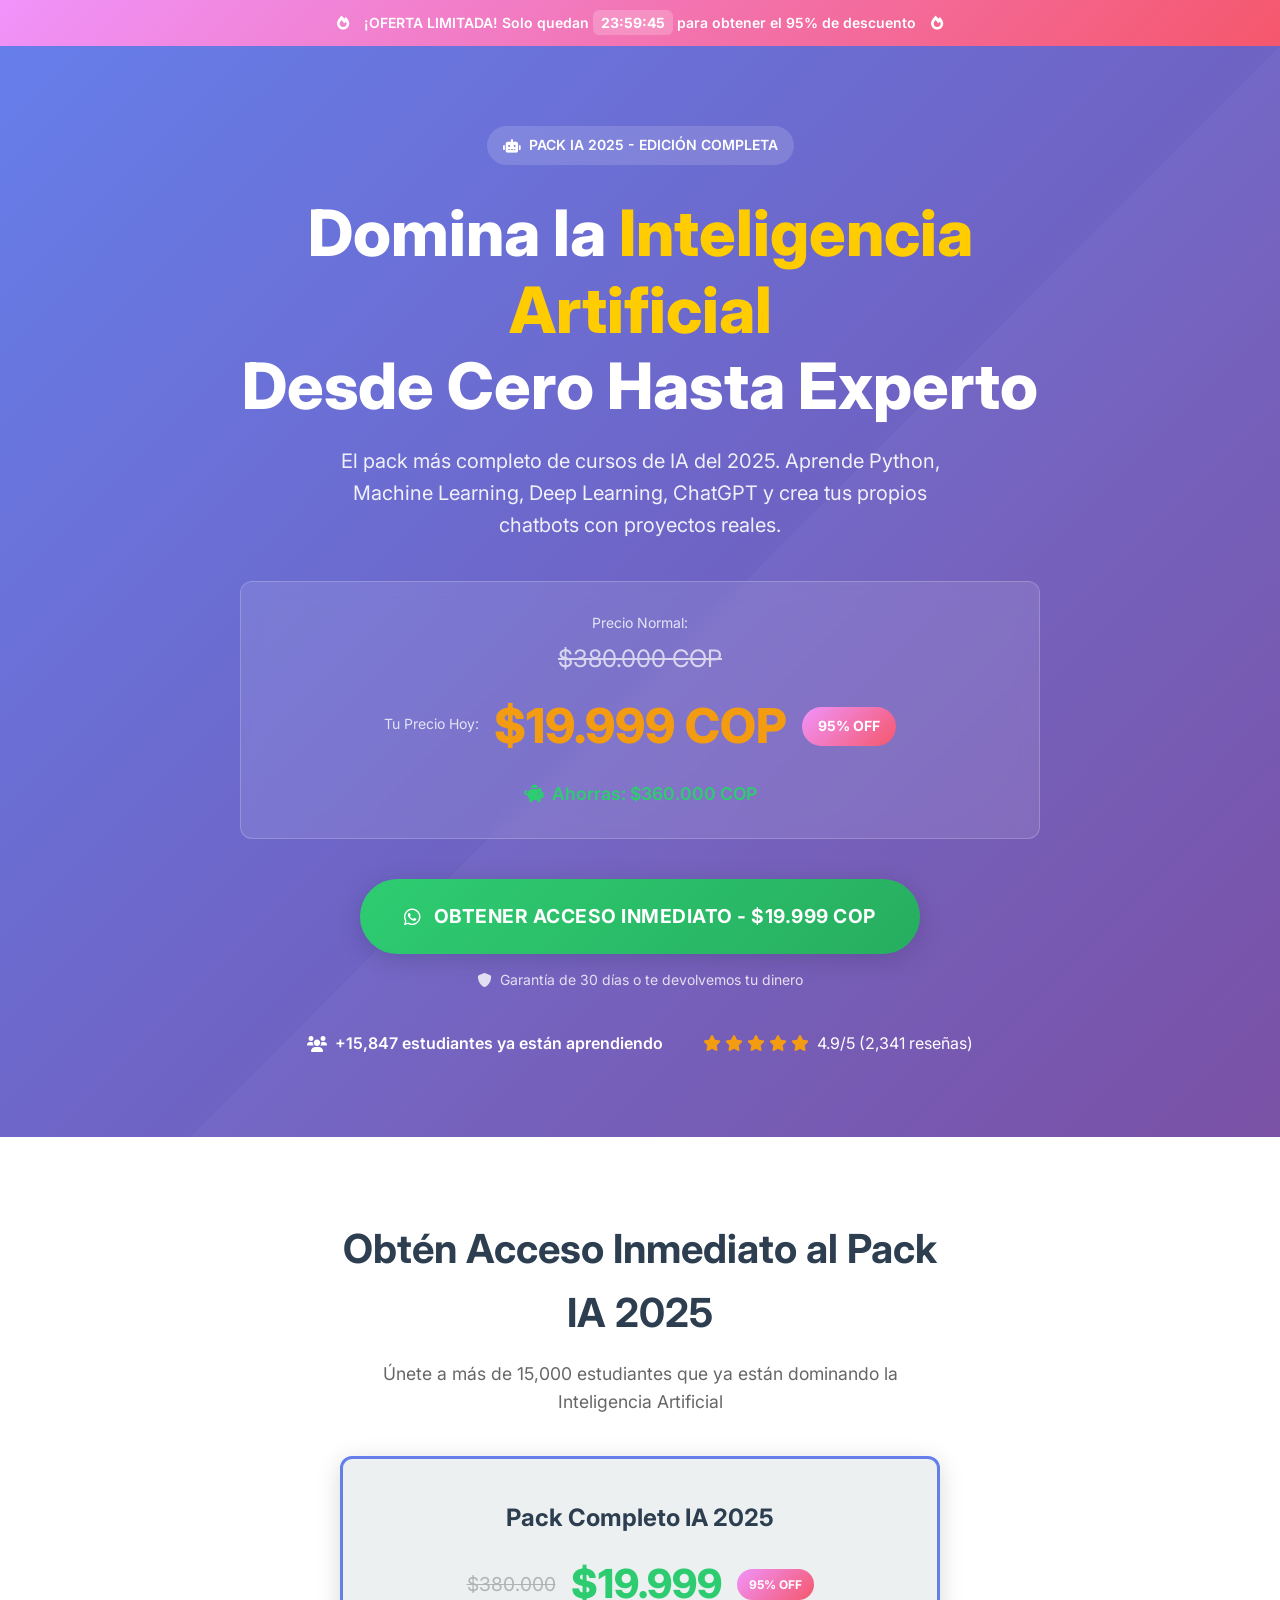
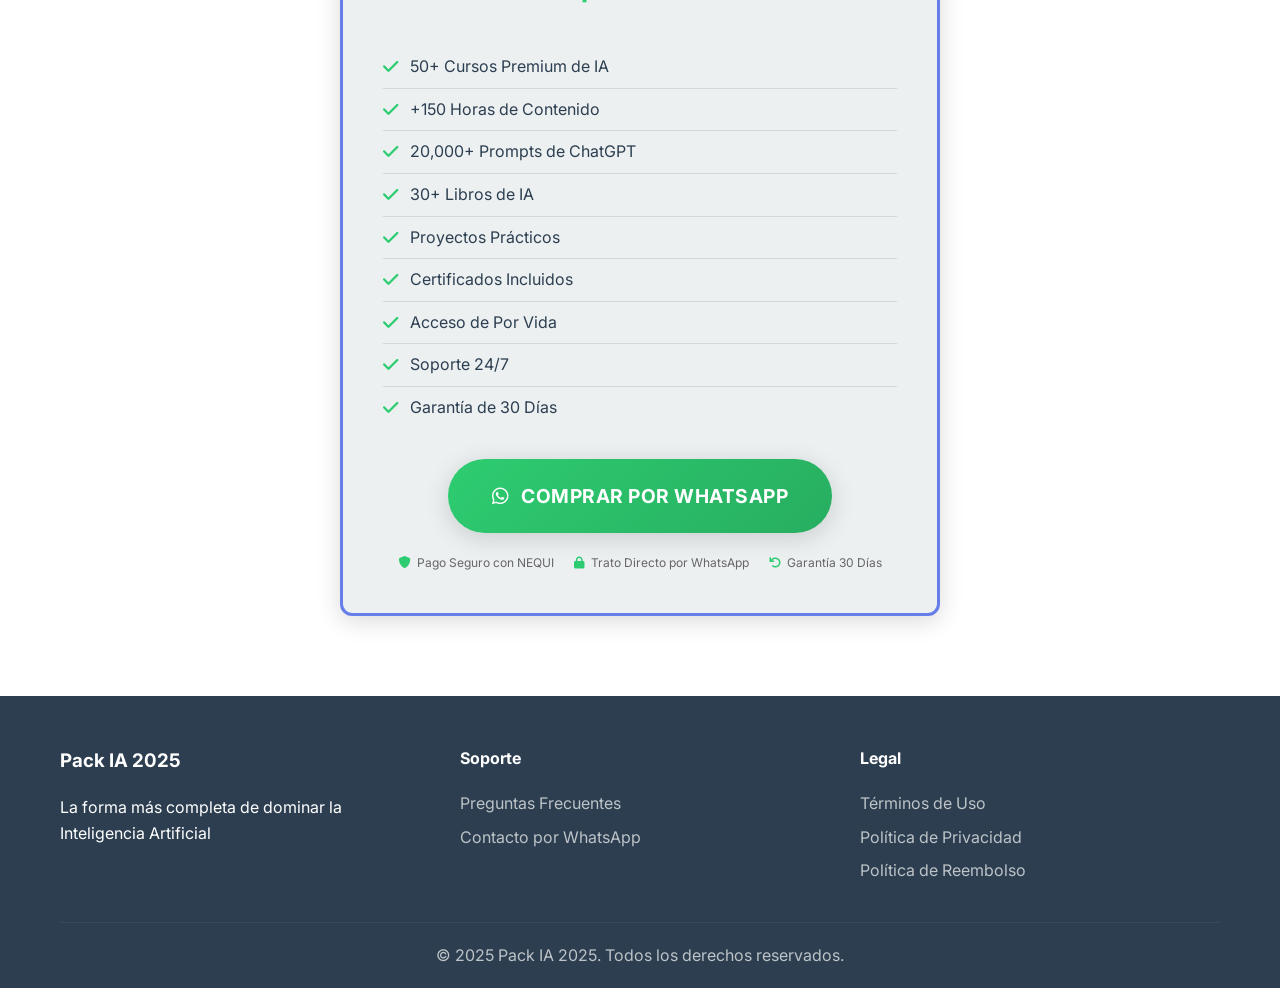
<file: index.html>
<!DOCTYPE html>
<html lang="es">
<head>
    <meta charset="UTF-8">
    <meta name="viewport" content="width=device-width, initial-scale=1.0">
    <title>Pack IA 2025 - Domina la Inteligencia Artificial | 95% OFF</title>
    <meta name="description" content="Aprende Inteligencia Artificial desde cero hasta experto. +50 cursos premium, ChatGPT, Machine Learning, Python y más. Solo $19.999 COP por tiempo limitado.">
    <link rel="stylesheet" href="https://cdnjs.cloudflare.com/ajax/libs/font-awesome/6.0.0/css/all.min.css">
    <link href="https://fonts.googleapis.com/css2?family=Inter:wght@300;400;500;600;700;800&display=swap" rel="stylesheet">
    <link rel="stylesheet" href="style.css">
</head>
<body>
    <!-- Header con Urgencia -->
    <header class="urgent-header">
        <div class="container">
            <div class="urgent-banner">
                <i class="fas fa-fire"></i>
                <span>¡OFERTA LIMITADA! Solo quedan <span id="countdown">23:59:45</span> para obtener el 95% de descuento</span>
                <i class="fas fa-fire"></i>
            </div>
        </div>
    </header>

    <!-- Hero Section -->
    <section class="hero">
        <div class="container">
            <div class="hero-content">
                <div class="hero-badge">
                    <i class="fas fa-robot"></i>
                    <span>PACK IA 2025 - EDICIÓN COMPLETA</span>
                </div>
                
                <h1 class="hero-title">
                    Domina la <span class="gradient-text">Inteligencia Artificial</span><br>
                    Desde Cero Hasta Experto
                </h1>
                
                <p class="hero-subtitle">
                    El pack más completo de cursos de IA del 2025. Aprende Python, Machine Learning, Deep Learning, ChatGPT y crea tus propios chatbots con proyectos reales.
                </p>

                <div class="price-container">
                    <div class="original-price">
                        <span class="price-label">Precio Normal:</span>
                        <span class="old-price">$380.000 COP</span>
                    </div>
                    <div class="current-price">
                        <span class="price-label">Tu Precio Hoy:</span>
                        <span class="new-price">$19.999 COP</span>
                        <span class="discount-badge">95% OFF</span>
                    </div>
                    <div class="savings">
                        <i class="fas fa-piggy-bank"></i>
                        <span>Ahorras: $360.000 COP</span>
                    </div>
                </div>

                <!-- BOTÓN REDIRIGE A WHATSAPP -->
                <div class="cta-container">
                    <a href="https://wa.me/573132887965?text=Hola%20quiero%20comprar%20el%20Pack%20IA%202025" 
                       target="_blank" 
                       class="cta-button primary large pulse">
                       <i class="fab fa-whatsapp"></i>
                       OBTENER ACCESO INMEDIATO - $19.999 COP
                    </a>
                    <p class="guarantee">
                        <i class="fas fa-shield-alt"></i>
                        Garantía de 30 días o te devolvemos tu dinero
                    </p>
                </div>

                <div class="social-proof">
                    <div class="students-count">
                        <i class="fas fa-users"></i>
                        <span>+15,847 estudiantes ya están aprendiendo</span>
                    </div>
                    <div class="rating">
                        <div class="stars">
                            <i class="fas fa-star"></i>
                            <i class="fas fa-star"></i>
                            <i class="fas fa-star"></i>
                            <i class="fas fa-star"></i>
                            <i class="fas fa-star"></i>
                        </div>
                        <span>4.9/5 (2,341 reseñas)</span>
                    </div>
                </div>
            </div>
        </div>
    </section>

    <!-- Aquí siguen tus secciones de cursos, beneficios, testimonios, FAQ, etc. -->
    <!-- ... mantén el mismo contenido de tu HTML original ... -->

    <!-- Sección de Compra -->
    <section id="purchase-section" class="purchase-section">
        <div class="container">
            <div class="purchase-content">
                <h2>Obtén Acceso Inmediato al Pack IA 2025</h2>
                <p>Únete a más de 15,000 estudiantes que ya están dominando la Inteligencia Artificial</p>

                <div class="purchase-box">
                    <div class="package-header">
                        <h3>Pack Completo IA 2025</h3>
                        <div class="package-price">
                            <span class="old-price">$380.000</span>
                            <span class="new-price">$19.999</span>
                            <span class="discount">95% OFF</span>
                        </div>
                    </div>

                    <div class="package-features">
                        <div class="feature"><i class="fas fa-check"></i> 50+ Cursos Premium de IA</div>
                        <div class="feature"><i class="fas fa-check"></i> +150 Horas de Contenido</div>
                        <div class="feature"><i class="fas fa-check"></i> 20,000+ Prompts de ChatGPT</div>
                        <div class="feature"><i class="fas fa-check"></i> 30+ Libros de IA</div>
                        <div class="feature"><i class="fas fa-check"></i> Proyectos Prácticos</div>
                        <div class="feature"><i class="fas fa-check"></i> Certificados Incluidos</div>
                        <div class="feature"><i class="fas fa-check"></i> Acceso de Por Vida</div>
                        <div class="feature"><i class="fas fa-check"></i> Soporte 24/7</div>
                        <div class="feature"><i class="fas fa-check"></i> Garantía de 30 Días</div>
                    </div>

                    <!-- BOTÓN DE COMPRA WHATSAPP -->
                    <a href="https://wa.me/573132887965?text=Hola%20quiero%20comprar%20el%20Pack%20IA%202025" 
                       target="_blank" 
                       class="cta-button primary large pulse">
                       <i class="fab fa-whatsapp"></i> Comprar por WhatsApp
                    </a>

                    <div class="security-badges">
                        <div class="badge"><i class="fas fa-shield-alt"></i> Pago Seguro con NEQUI</div>
                        <div class="badge"><i class="fas fa-lock"></i> Trato Directo por WhatsApp</div>
                        <div class="badge"><i class="fas fa-undo"></i> Garantía 30 Días</div>
                    </div>
                </div>
            </div>
        </div>
    </section>

    <!-- Footer -->
    <footer class="footer">
        <div class="container">
            <div class="footer-content">
                <div class="footer-section">
                    <h3>Pack IA 2025</h3>
                    <p>La forma más completa de dominar la Inteligencia Artificial</p>
                </div>
                <div class="footer-section">
                    <h4>Soporte</h4>
                    <ul>
                        <li><a href="#faq">Preguntas Frecuentes</a></li>
                        <li><a href="https://wa.me/573132887965?text=Necesito%20soporte%20del%20Pack%20IA%202025" target="_blank">Contacto por WhatsApp</a></li>
                    </ul>
                </div>
                <div class="footer-section">
                    <h4>Legal</h4>
                    <ul>
                        <li><a href="#terminos">Términos de Uso</a></li>
                        <li><a href="#privacidad">Política de Privacidad</a></li>
                        <li><a href="#reembolso">Política de Reembolso</a></li>
                    </ul>
                </div>
            </div>
            <div class="footer-bottom">
                <p>&copy; 2025 Pack IA 2025. Todos los derechos reservados.</p>
            </div>
        </div>
    </footer>

</body>
</html>
</file>
<file: style.css>
/* styles.css */

/* Reset y Variables */
* {
    margin: 0;
    padding: 0;
    box-sizing: border-box;
}

:root {
    --primary-color: #667eea;
    --secondary-color: #764ba2;
    --accent-color: #f093fb;
    --success-color: #2ecc71;
    --warning-color: #f39c12;
    --danger-color: #e74c3c;
    --dark-color: #2c3e50;
    --light-color: #ecf0f1;
    --white: #ffffff;
    --gradient-primary: linear-gradient(135deg, #667eea 0%, #764ba2 100%);
    --gradient-accent: linear-gradient(135deg, #f093fb 0%, #f5576c 100%);
    --gradient-success: linear-gradient(135deg, #2ecc71 0%, #27ae60 100%);
    --shadow-light: 0 2px 10px rgba(0, 0, 0, 0.1);
    --shadow-medium: 0 5px 25px rgba(0, 0, 0, 0.15);
    --shadow-heavy: 0 10px 40px rgba(0, 0, 0, 0.2);
    --border-radius: 12px;
    --transition: all 0.3s ease;
}

/* Fuentes */
body {
    font-family: 'Inter', sans-serif;
    line-height: 1.6;
    color: var(--dark-color);
    overflow-x: hidden;
}

/* Utilidades */
.container {
    max-width: 1200px;
    margin: 0 auto;
    padding: 0 20px;
}

.gradient-text {
    color: #ffcc00;
    /* Amarillo fuerte */
}

/* Header Urgente */
.urgent-header {
    background: var(--gradient-accent);
    color: var(--white);
    padding: 12px 0;
    position: sticky;
    top: 0;
    z-index: 1000;
    animation: pulse 2s infinite;
}

.urgent-banner {
    display: flex;
    align-items: center;
    justify-content: center;
    gap: 15px;
    font-weight: 600;
    font-size: 14px;
}

.urgent-banner i {
    animation: bounce 1s infinite;
}

#countdown {
    background: rgba(255, 255, 255, 0.2);
    padding: 4px 8px;
    border-radius: 6px;
    font-weight: 700;
}

/* Hero Section */
.hero {
    background: linear-gradient(135deg, #667eea 0%, #764ba2 100%);
    color: var(--white);
    padding: 80px 0;
    position: relative;
    overflow: hidden;
}

.hero::before {
    content: '';
    position: absolute;
    top: 0;
    left: 0;
    right: 0;
    bottom: 0;
    background: url('data:image/svg+xml,<svg xmlns="http://www.w3.org/2000/svg" viewBox="0 0 1000 1000"><polygon fill="%23ffffff08" points="0,1000 1000,0 1000,1000"/></svg>');
    background-size: cover;
}

.hero-content {
    position: relative;
    z-index: 2;
    text-align: center;
    max-width: 800px;
    margin: 0 auto;
}

.hero-badge {
    display: inline-flex;
    align-items: center;
    gap: 8px;
    background: rgba(255, 255, 255, 0.15);
    padding: 8px 16px;
    border-radius: 25px;
    font-size: 14px;
    font-weight: 600;
    margin-bottom: 30px;
    backdrop-filter: blur(10px);
}

.hero-title {
    font-size: clamp(2.5rem, 5vw, 4rem);
    font-weight: 800;
    line-height: 1.2;
    margin-bottom: 20px;
}

.hero-subtitle {
    font-size: 1.25rem;
    opacity: 0.9;
    margin-bottom: 40px;
    max-width: 600px;
    margin-left: auto;
    margin-right: auto;
}

/* Precios */
.price-container {
    background: rgba(255, 255, 255, 0.1);
    padding: 30px;
    border-radius: var(--border-radius);
    margin-bottom: 40px;
    backdrop-filter: blur(10px);
    border: 1px solid rgba(255, 255, 255, 0.2);
}

.original-price {
    margin-bottom: 10px;
}

.price-label {
    display: block;
    font-size: 14px;
    opacity: 0.8;
    margin-bottom: 5px;
}

.old-price {
    font-size: 1.5rem;
    text-decoration: line-through;
    opacity: 0.7;
}

.current-price {
    display: flex;
    align-items: center;
    justify-content: center;
    gap: 15px;
    margin-bottom: 15px;
}

.new-price {
    font-size: 3rem;
    font-weight: 800;
    color: var(--warning-color);
}

.discount-badge {
    background: var(--gradient-accent);
    color: var(--white);
    padding: 8px 16px;
    border-radius: 25px;
    font-weight: 700;
    font-size: 14px;
    animation: pulse 2s infinite;
}

.savings {
    display: flex;
    align-items: center;
    justify-content: center;
    gap: 8px;
    font-size: 1.1rem;
    font-weight: 600;
    color: var(--success-color);
}

/* Botones CTA */
.cta-container {
    margin-bottom: 40px;
}

.cta-button {
    display: inline-flex;
    align-items: center;
    gap: 12px;
    background: var(--gradient-success);
    color: var(--white);
    padding: 18px 36px;
    border: none;
    border-radius: 50px;
    font-size: 1.1rem;
    font-weight: 700;
    text-decoration: none;
    cursor: pointer;
    transition: var(--transition);
    box-shadow: var(--shadow-medium);
    text-transform: uppercase;
    letter-spacing: 0.5px;
}

.cta-button:hover {
    transform: translateY(-3px);
    box-shadow: var(--shadow-heavy);
}

.cta-button.large {
    padding: 22px 44px;
    font-size: 1.2rem;
}

.cta-button.pulse {
    animation: pulse 2s infinite;
}

.guarantee {
    margin-top: 15px;
    font-size: 14px;
    opacity: 0.8;
    display: flex;
    align-items: center;
    justify-content: center;
    gap: 8px;
}

/* Prueba Social */
.social-proof {
    display: flex;
    justify-content: center;
    gap: 40px;
    flex-wrap: wrap;
}

.students-count {
    display: flex;
    align-items: center;
    gap: 8px;
    font-weight: 600;
}

.rating {
    display: flex;
    align-items: center;
    gap: 8px;
}

.stars {
    color: var(--warning-color);
}

/* Sección de Cursos */
.courses-section {
    padding: 80px 0;
    background: var(--light-color);
}

.section-title {
    text-align: center;
    font-size: 2.5rem;
    font-weight: 700;
    margin-bottom: 50px;
    display: flex;
    align-items: center;
    justify-content: center;
    gap: 15px;
}

.section-title i {
    color: var(--primary-color);
}

.courses-grid {
    display: grid;
    grid-template-columns: repeat(auto-fit, minmax(400px, 1fr));
    gap: 30px;
    margin-bottom: 50px;
}

.course-category {
    background: var(--white);
    padding: 30px;
    border-radius: var(--border-radius);
    box-shadow: var(--shadow-light);
    transition: var(--transition);
}

.course-category:hover {
    transform: translateY(-5px);
    box-shadow: var(--shadow-medium);
}

.category-title {
    display: flex;
    align-items: center;
    gap: 12px;
    font-size: 1.3rem;
    font-weight: 700;
    margin-bottom: 20px;
    color: var(--primary-color);
}

.course-list {
    display: flex;
    flex-direction: column;
    gap: 12px;
}

.course-item {
    display: flex;
    align-items: center;
    gap: 12px;
    padding: 12px;
    border-radius: 8px;
    transition: var(--transition);
}

.course-item:hover {
    background: var(--light-color);
}

.course-item.featured {
    background: linear-gradient(135deg, #667eea15, #764ba215);
    border-left: 4px solid var(--primary-color);
}

.course-item.project {
    background: linear-gradient(135deg, #2ecc7115, #27ae6015);
    border-left: 4px solid var(--success-color);
}

.course-item.bonus {
    background: linear-gradient(135deg, #f39c1215, #e67e2215);
    border-left: 4px solid var(--warning-color);
}

.course-item.specialized {
    background: linear-gradient(135deg, #9b59b615, #8e44ad15);
    border-left: 4px solid #9b59b6;
}

.course-item.automation {
    background: linear-gradient(135deg, #e74c3c15, #c0392b15);
    border-left: 4px solid var(--danger-color);
}

.course-item.extra {
    background: linear-gradient(135deg, #34495e15, #2c3e5015);
    border-left: 4px solid var(--dark-color);
}

.course-item i {
    color: var(--primary-color);
    width: 20px;
}

.course-item span {
    flex: 1;
    font-weight: 500;
}

.duration {
    font-size: 12px;
    color: #666;
    background: #f8f9fa;
    padding: 4px 8px;
    border-radius: 12px;
}

.bonus-tag {
    background: var(--gradient-accent);
    color: var(--white);
    padding: 4px 8px;
    border-radius: 12px;
    font-size: 10px;
    font-weight: 700;
    text-transform: uppercase;
}

.total-value {
    text-align: center;
    background: var(--white);
    padding: 40px;
    border-radius: var(--border-radius);
    box-shadow: var(--shadow-medium);
}

.total-value h3 {
    font-size: 1.8rem;
    margin-bottom: 10px;
}

.total-price {
    color: #666;
    text-decoration: line-through;
}

.discounted-price {
    color: var(--success-color);
    font-size: 2.5rem;
    font-weight: 800;
}

/* Beneficios */
.benefits-section {
    padding: 80px 0;
    background: var(--white);
}

.benefits-grid {
    display: grid;
    grid-template-columns: repeat(auto-fit, minmax(300px, 1fr));
    gap: 30px;
}

.benefit-card {
    text-align: center;
    padding: 40px 30px;
    border-radius: var(--border-radius);
    background: var(--light-color);
    transition: var(--transition);
}

.benefit-card:hover {
    transform: translateY(-10px);
    box-shadow: var(--shadow-medium);
    background: var(--white);
}

.benefit-icon {
    width: 80px;
    height: 80px;
    margin: 0 auto 20px;
    background: var(--gradient-primary);
    border-radius: 50%;
    display: flex;
    align-items: center;
    justify-content: center;
    font-size: 2rem;
    color: var(--white);
}

.benefit-card h3 {
    font-size: 1.3rem;
    font-weight: 700;
    margin-bottom: 15px;
    color: var(--dark-color);
}

.benefit-card p {
    color: #666;
    line-height: 1.6;
}

/* Testimonios */
.testimonials-section {
    padding: 80px 0;
    background: var(--light-color);
}

.testimonials-grid {
    display: grid;
    grid-template-columns: repeat(auto-fit, minmax(350px, 1fr));
    gap: 30px;
}

.testimonial-card {
    background: var(--white);
    padding: 30px;
    border-radius: var(--border-radius);
    box-shadow: var(--shadow-light);
    transition: var(--transition);
}

.testimonial-card:hover {
    transform: translateY(-5px);
    box-shadow: var(--shadow-medium);
}

.testimonial-content {
    margin-bottom: 20px;
}

.testimonial-content .stars {
    margin-bottom: 15px;
    color: var(--warning-color);
}

.testimonial-content p {
    font-style: italic;
    color: #555;
    line-height: 1.6;
}

.testimonial-author {
    display: flex;
    align-items: center;
    gap: 15px;
}

.testimonial-author img {
    width: 50px;
    height: 50px;
    border-radius: 50%;
    object-fit: cover;
}

.author-info h4 {
    font-weight: 600;
    color: var(--dark-color);
}

.author-info span {
    font-size: 14px;
    color: #666;
}

/* Urgencia */
.urgency-section {
    padding: 60px 0;
    background: var(--gradient-accent);
    color: var(--white);
    text-align: center;
}

.urgency-content {
    max-width: 600px;
    margin: 0 auto;
}

.urgency-icon {
    font-size: 3rem;
    margin-bottom: 20px;
    animation: bounce 2s infinite;
}

.urgency-section h2 {
    font-size: 2.2rem;
    font-weight: 700;
    margin-bottom: 15px;
}

.urgency-section p {
    font-size: 1.1rem;
    margin-bottom: 30px;
    opacity: 0.9;
}

.countdown-container {
    display: flex;
    justify-content: center;
    gap: 20px;
    margin-bottom: 30px;
}

.countdown-item {
    background: rgba(255, 255, 255, 0.2);
    padding: 20px;
    border-radius: var(--border-radius);
    min-width: 80px;
    backdrop-filter: blur(10px);
}

.countdown-item span {
    display: block;
    font-size: 2rem;
    font-weight: 800;
    line-height: 1;
}

.countdown-item label {
    font-size: 12px;
    opacity: 0.8;
    text-transform: uppercase;
    letter-spacing: 1px;
}

.stock-indicator {
    max-width: 400px;
    margin: 0 auto;
}

.stock-bar {
    background: rgba(255, 255, 255, 0.2);
    height: 10px;
    border-radius: 5px;
    overflow: hidden;
    margin-bottom: 10px;
}

.stock-fill {
    background: var(--warning-color);
    height: 100%;
    border-radius: 5px;
    transition: width 1s ease;
}

.stock-number {
    color: var(--warning-color);
    font-weight: 700;
}

/* Sección de Compra */
.purchase-section {
    padding: 80px 0;
    background: var(--white);
}

.purchase-content {
    text-align: center;
    max-width: 600px;
    margin: 0 auto;
}

.purchase-content h2 {
    font-size: 2.5rem;
    font-weight: 700;
    margin-bottom: 15px;
    color: var(--dark-color);
}

.purchase-content p {
    font-size: 1.1rem;
    color: #666;
    margin-bottom: 40px;
}

.purchase-box {
    background: var(--light-color);
    padding: 40px;
    border-radius: var(--border-radius);
    box-shadow: var(--shadow-medium);
    border: 3px solid var(--primary-color);
}

.package-header {
    margin-bottom: 30px;
}

.package-header h3 {
    font-size: 1.5rem;
    font-weight: 700;
    margin-bottom: 15px;
    color: var(--dark-color);
}

.package-price {
    display: flex;
    align-items: center;
    justify-content: center;
    gap: 15px;
    margin-bottom: 10px;
}

.package-price .old-price {
    font-size: 1.2rem;
    color: #999;
    text-decoration: line-through;
}

.package-price .new-price {
    font-size: 2.5rem;
    font-weight: 800;
    color: var(--success-color);
}

.package-price .discount {
    background: var(--gradient-accent);
    color: var(--white);
    padding: 6px 12px;
    border-radius: 20px;
    font-size: 12px;
    font-weight: 700;
}

.package-features {
    text-align: left;
    margin-bottom: 30px;
}

.feature {
    display: flex;
    align-items: center;
    gap: 12px;
    padding: 8px 0;
    border-bottom: 1px solid rgba(0, 0, 0, 0.1);
}

.feature:last-child {
    border-bottom: none;
}

.feature i {
    color: var(--success-color);
    font-size: 1.1rem;
}

.feature span {
    font-weight: 500;
    color: var(--dark-color);
}

#paypal-button-container {
    margin: 30px 0;
}

.security-badges {
    display: flex;
    justify-content: center;
    gap: 20px;
    margin-top: 20px;
    flex-wrap: wrap;
}

.badge {
    display: flex;
    align-items: center;
    gap: 6px;
    font-size: 12px;
    color: #666;
}

.badge i {
    color: var(--success-color);
}

/* FAQ */
.faq-section {
    padding: 80px 0;
    background: var(--light-color);
}

.faq-container {
    max-width: 800px;
    margin: 0 auto;
}

.faq-item {
    background: var(--white);
    margin-bottom: 15px;
    border-radius: var(--border-radius);
    overflow: hidden;
    box-shadow: var(--shadow-light);
}

.faq-question {
    padding: 25px;
    cursor: pointer;
    display: flex;
    justify-content: between;
    align-items: center;
    transition: var(--transition);
}

.faq-question:hover {
    background: var(--light-color);
}

.faq-question h3 {
    font-size: 1.1rem;
    font-weight: 600;
    color: var(--dark-color);
    flex: 1;
}

.faq-question i {
    color: var(--primary-color);
    transition: var(--transition);
}

.faq-question.active i {
    transform: rotate(180deg);
}

.faq-answer {
    padding: 0 25px;
    max-height: 0;
    overflow: hidden;
    transition: all 0.3s ease;
}

.faq-answer.active {
    padding: 0 25px 25px;
    max-height: 200px;
}

.faq-answer p {
    color: #666;
    line-height: 1.6;
}

/* Footer */
.footer {
    background: var(--dark-color);
    color: var(--white);
    padding: 50px 0 20px;
}

.footer-content {
    display: grid;
    grid-template-columns: repeat(auto-fit, minmax(250px, 1fr));
    gap: 40px;
    margin-bottom: 30px;
}

.footer-section h3,
.footer-section h4 {
    margin-bottom: 20px;
    color: var(--white);
}

.footer-section ul {
    list-style: none;
}

.footer-section ul li {
    margin-bottom: 8px;
}

.footer-section ul li a {
    color: #bdc3c7;
    text-decoration: none;
    transition: var(--transition);
}

.footer-section ul li a:hover {
    color: var(--white);
}

.footer-bottom {
    border-top: 1px solid #34495e;
    padding-top: 20px;
    text-align: center;
    color: #bdc3c7;
}

/* Modal */
.modal {
    display: none;
    position: fixed;
    z-index: 10000;
    left: 0;
    top: 0;
    width: 100%;
    height: 100%;
    background-color: rgba(0, 0, 0, 0.8);
    animation: fadeIn 0.3s ease;
}

.modal-content {
    background-color: var(--white);
    margin: 5% auto;
    padding: 0;
    border-radius: var(--border-radius);
    width: 90%;
    max-width: 500px;
    box-shadow: var(--shadow-heavy);
    animation: slideIn 0.3s ease;
}

.success-content {
    text-align: center;
    padding: 40px 30px;
}

.success-content i {
    font-size: 4rem;
    color: var(--success-color);
    margin-bottom: 20px;
}

.success-content h2 {
    color: var(--success-color);
    margin-bottom: 15px;
    font-size: 2rem;
}

.success-content p {
    color: #666;
    margin-bottom: 15px;
    line-height: 1.6;
}

.course-access {
    background: var(--gradient-primary);
    color: var(--white);
    padding: 25px;
    border-radius: 10px;
    margin: 25px 0;
}

.course-access h3 {
    margin-bottom: 15px;
    font-size: 1.2rem;
}

.access-button {
    display: inline-block;
    background: var(--success-color);
    color: var(--white);
    padding: 15px 30px;
    border-radius: 25px;
    text-decoration: none;
    font-weight: 600;
    transition: var(--transition);
    margin-top: 10px;
}

.access-button:hover {
    background: #27ae60;
    transform: translateY(-2px);
}

.close-modal-btn {
    background: #95a5a6;
    color: var(--white);
    border: none;
    padding: 12px 25px;
    border-radius: 25px;
    cursor: pointer;
    font-weight: 600;
    margin-top: 20px;
    transition: var(--transition);
}

.close-modal-btn:hover {
    background: #7f8c8d;
}

/* Animaciones */
@keyframes fadeIn {
    from {
        opacity: 0;
    }

    to {
        opacity: 1;
    }
}

@keyframes slideIn {
    from {
        transform: translateY(-50px);
        opacity: 0;
    }

    to {
        transform: translateY(0);
        opacity: 1;
    }
}

@keyframes pulse {
    0% {
        transform: scale(1);
    }

    50% {
        transform: scale(1.05);
    }

    100% {
        transform: scale(1);
    }
}

@keyframes bounce {

    0%,
    20%,
    50%,
    80%,
    100% {
        transform: translateY(0);
    }

    40% {
        transform: translateY(-10px);
    }

    60% {
        transform: translateY(-5px);
    }
}

/* Responsive */
@media (max-width: 768px) {
    .container {
        padding: 0 15px;
    }

    .hero {
        padding: 60px 0;
    }

    .hero-title {
        font-size: 2.5rem;
    }

    .courses-grid {
        grid-template-columns: 1fr;
    }

    .benefits-grid {
        grid-template-columns: 1fr;
    }

    .testimonials-grid {
        grid-template-columns: 1fr;
    }

    .social-proof {
        flex-direction: column;
        gap: 20px;
    }

    .countdown-container {
        gap: 10px;
    }

    .countdown-item {
        padding: 15px;
        min-width: 60px;
    }

    .countdown-item span {
        font-size: 1.5rem;
    }

    .package-price {
        flex-direction: column;
        gap: 10px;
    }

    .security-badges {
        flex-direction: column;
        gap: 10px;
    }

    .footer-content {
        grid-template-columns: 1fr;
        text-align: center;
    }
}

@media (max-width: 480px) {
    .hero-title {
        font-size: 2rem;
    }

    .section-title {
        font-size: 2rem;
        flex-direction: column;
    }

    .cta-button.large {
        padding: 18px 30px;
        font-size: 1rem;
    }

    .purchase-box {
        padding: 25px;
    }

    .modal-content {
        margin: 10% auto;
        width: 95%;
    }

    .success-content {
        padding: 30px 20px;
    }
}

/* Efectos especiales */
.course-item:hover i {
    transform: scale(1.2);
}

.benefit-card:hover .benefit-icon {
    transform: rotate(5deg) scale(1.1);
}

.cta-button:active {
    transform: scale(0.98);
}

/* Spinner para botón de pago */
.spinner {
    width: 20px;
    height: 20px;
    border: 2px solid #ffffff;
    border-top: 2px solid transparent;
    border-radius: 50%;
    animation: spin 1s linear infinite;
}

.spinner.hidden {
    display: none;
}

@keyframes spin {
    0% {
        transform: rotate(0deg);
    }

    100% {
        transform: rotate(360deg);
    }
}

/* Estilos para PayPal */
#paypal-button-container {
    max-width: 400px;
    margin: 20px auto;
}

/* Mejoras visuales adicionales */
.course-category:nth-child(odd) {
    transform: translateY(-10px);
}

.benefit-card:nth-child(even) {
    transform: translateY(10px);
}

.testimonial-card:nth-child(2) {
    transform: translateY(-15px);
}

/* Estados hover mejorados */
.course-item:hover {
    background: var(--light-color);
    transform: translateX(5px);
}

.faq-question:hover {
    background: linear-gradient(135deg, #667eea15, #764ba215);
}

/* Efectos de entrada */
.hero-content {
    animation: slideIn 0.8s ease-out;
}

.course-category {
    animation: fadeIn 0.6s ease-out;
}

.benefit-card {
    animation: slideIn 0.8s ease-out;
}

.testimonial-card {
    animation: fadeIn 1s ease-out;
}
</file>
